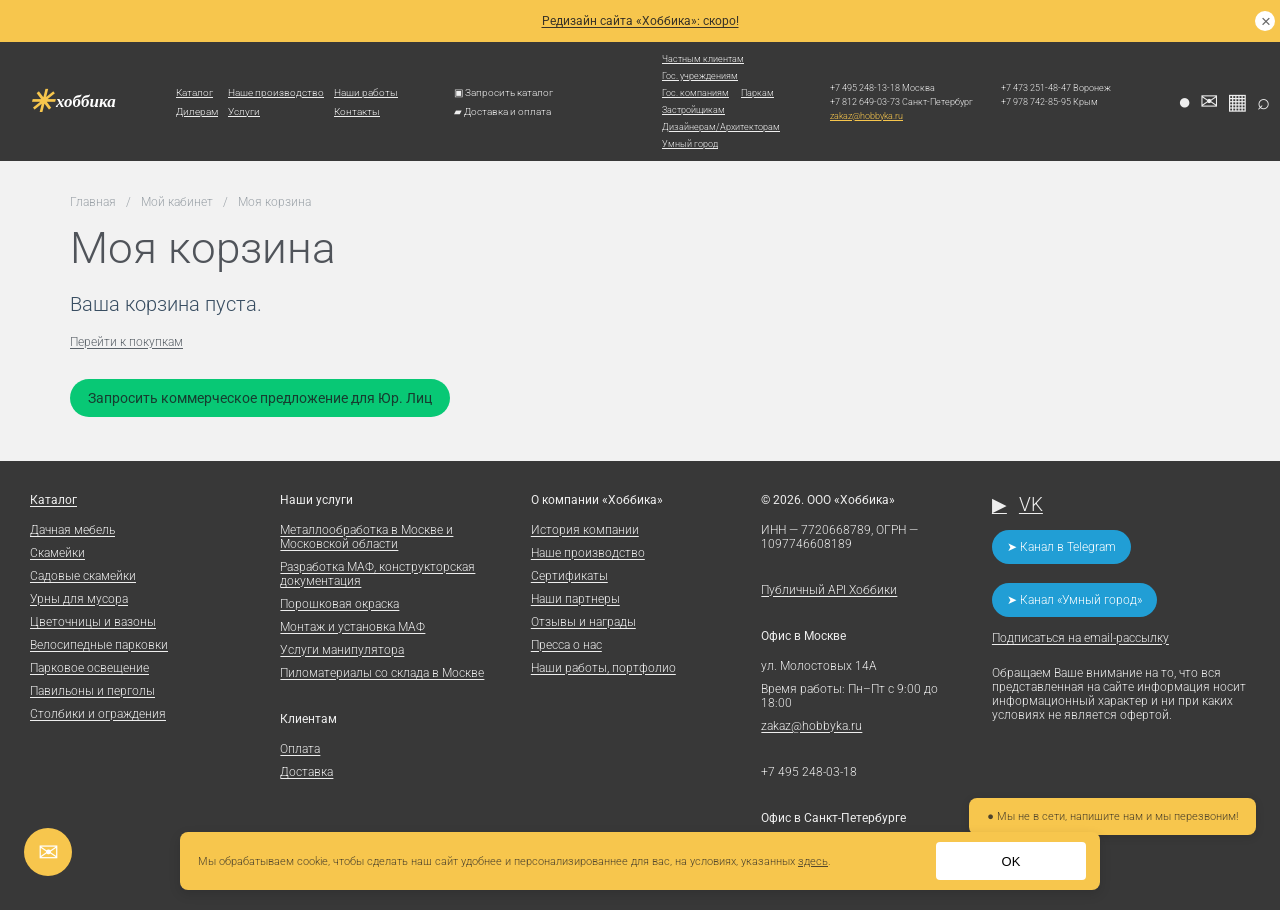
<file: cart.html>
<!DOCTYPE html>
<html lang="ru">
<head><meta charset="UTF-8"><meta name="viewport" content="width=device-width, initial-scale=1.0"><title>Моя корзина — Хоббика</title><link rel="stylesheet" href="css/account.css"></head>
<body>
  <div class="announcement">
    <a href="#">Редизайн сайта «Хоббика»: скоро!</a>
    <button class="announcement-close" aria-label="Закрыть">×</button>
  </div>
  <header class="site-header">
    <a class="logo" href="/" aria-label="Хоббика — главная"><span class="logo-mark">✳</span><span>хоббика</span></a>
    <nav class="main-nav" aria-label="Основная навигация">
      <a href="catalog.html">Каталог</a><a href="#">Наше производство</a><a href="#">Наши работы</a>
      <a href="#">Дилерам</a><a href="#">Услуги</a><a href="#">Контакты</a>
    </nav>
    <div class="header-actions"><a href="#">▣ Запросить каталог</a><a href="#">▰ Доставка и оплата</a></div>
    <div class="header-middle-links"><a href="#">Частным клиентам</a><a href="#">Гос. учреждениям</a><a href="#">Гос. компаниям</a><a href="#">Паркам</a><a href="#">Застройщикам</a><a href="#">Дизайнерам/Архитекторам</a><a href="#">Умный город</a></div>
    <div class="header-contacts"><span>+7 495 248-13-18 Москва</span><span>+7 473 251-48-47 Воронеж</span><span>+7 812 649-03-73 Санкт-Петербург</span><span>+7 978 742-85-95 Крым</span><a href="mailto:zakaz@hobbyka.ru">zakaz@hobbyka.ru</a></div>
    <div class="header-icons"><a href="#" aria-label="Telegram">●</a><a href="mailto:zakaz@hobbyka.ru" aria-label="Почта">✉</a><a href="catalog.html" aria-label="Каталог меню">▦</a><a href="#" aria-label="Поиск">⌕</a><a href="cart.html" aria-label="Корзина">🛒<small>0</small></a><a href="login.html" aria-label="Профиль">♙</a></div>
  </header>
  <main class="account-main">
    <div class="breadcrumbs"><a href="index-home.html">Главная</a><span>/</span><a href="login.html">Мой кабинет</a><span>/</span><span>Моя корзина</span></div>
    <h1>Моя корзина</h1>
    <p class="empty-message">Ваша корзина пуста.</p>
    <a class="continue-link" href="catalog.html">Перейти к покупкам</a><br>
    <a class="green-button" href="mailto:zakaz@hobbyka.ru?subject=Коммерческое%20предложение">Запросить коммерческое предложение для Юр. Лиц</a>
  </main>
  <footer class="site-footer">
    <div><strong><a href="catalog.html">Каталог</a></strong><a href="catalog.html">Дачная мебель</a><a href="index.html">Скамейки</a><a href="catalog.html">Садовые скамейки</a><a href="catalog.html">Урны для мусора</a><a href="catalog.html">Цветочницы и вазоны</a><a href="catalog.html">Велосипедные парковки</a><a href="catalog.html">Парковое освещение</a><a href="catalog.html">Павильоны и перголы</a><a href="catalog.html">Столбики и ограждения</a></div>
    <div><strong>Наши услуги</strong><a href="#">Металлообработка в Москве и Московской области</a><a href="#">Разработка МАФ, конструкторская документация</a><a href="#">Порошковая окраска</a><a href="#">Монтаж и установка МАФ</a><a href="#">Услуги манипулятора</a><a href="#">Пиломатериалы со склада в Москве</a><br><strong>Клиентам</strong><a href="#">Оплата</a><a href="#">Доставка</a></div>
    <div><strong>О компании «Хоббика»</strong><a href="#">История компании</a><a href="#">Наше производство</a><a href="#">Сертификаты</a><a href="#">Наши партнеры</a><a href="#">Отзывы и награды</a><a href="#">Пресса о нас</a><a href="#">Наши работы, портфолио</a></div>
    <div><strong>© 2026. ООО «Хоббика»</strong><span>ИНН — 7720668789, ОГРН — 1097746608189</span><br><a href="#">Публичный API Хоббики</a><br><strong>Офис в Москве</strong><span>ул. Молостовых 14А</span><span>Время работы: Пн–Пт с 9:00 до 18:00</span><a href="mailto:zakaz@hobbyka.ru">zakaz@hobbyka.ru</a><br><span>+7 495 248-03-18</span><br><strong>Офис в Санкт-Петербурге</strong><span>spb5@hobbyka.ru</span><span>+7 812 649-03-73</span></div>
    <div><div class="footer-social"><a href="#">▶</a><a href="#">VK</a></div><a class="footer-pill" href="#">➤ Канал в Telegram</a><a class="footer-pill" href="#">➤ Канал «Умный город»</a><a href="#">Подписаться на email-рассылку</a><p>Обращаем Ваше внимание на то, что вся представленная на сайте информация носит информационный характер и ни при каких условиях не является офертой.</p></div>
  </footer>
  <a class="mail-float" href="mailto:zakaz@hobbyka.ru" aria-label="Написать письмо">✉</a>
  <div class="chat-bubble">● Мы не в сети, напишите нам и мы перезвоним!</div>
  <div class="cookie-notice"><span>Мы обрабатываем cookie, чтобы сделать наш сайт удобнее и персонализированнее для вас, на условиях, указанных <a href="#">здесь</a>.</span><button type="button">OK</button></div>
</body></html>
</file>
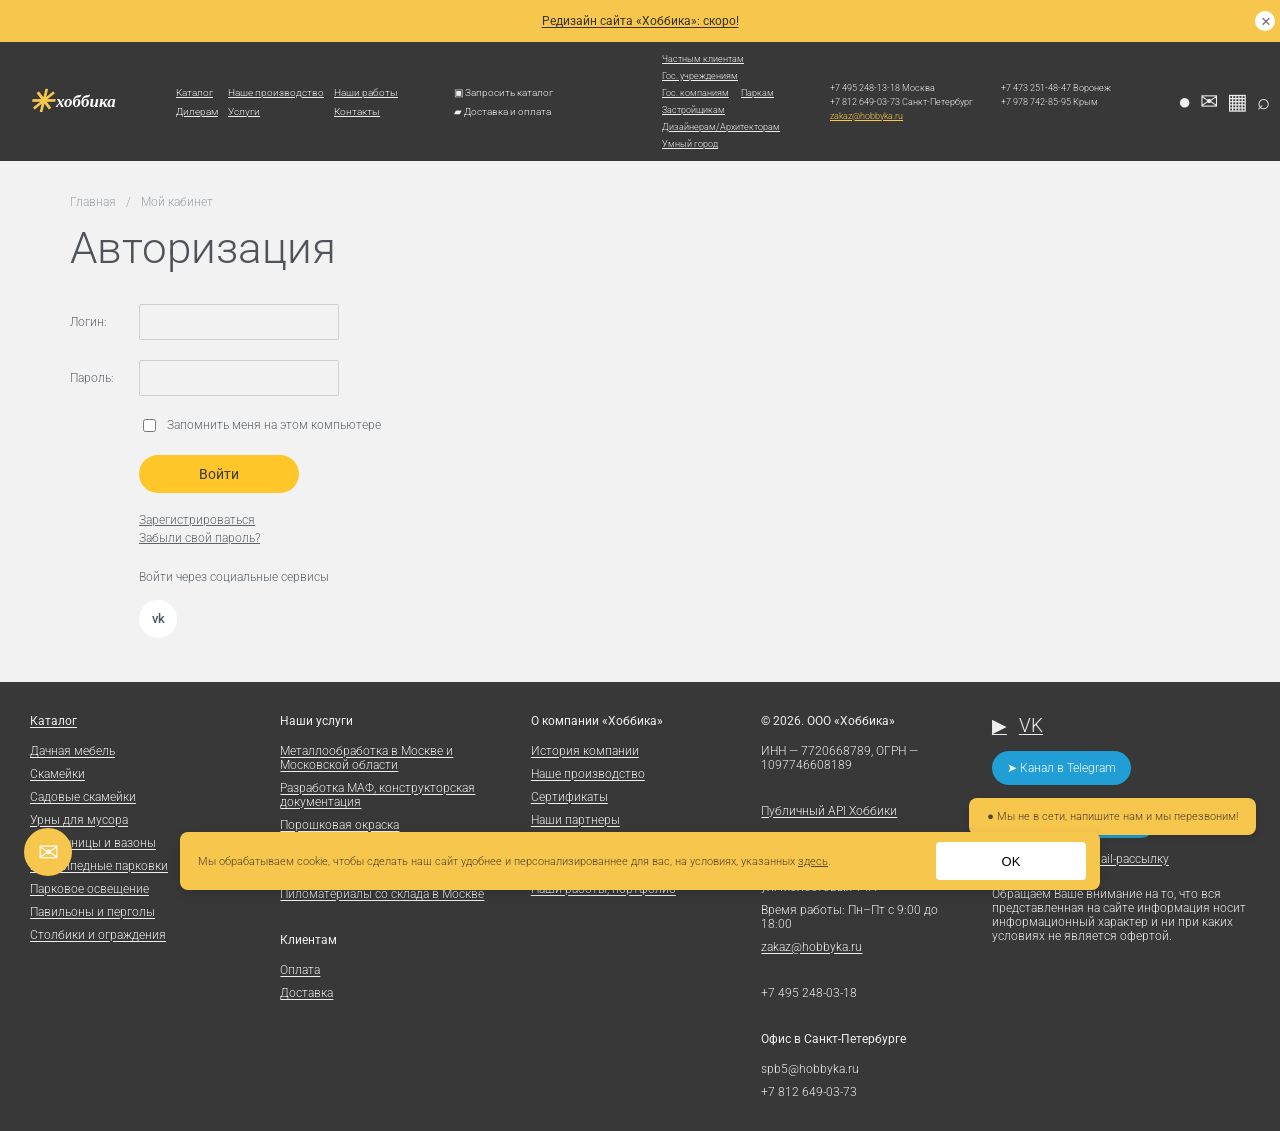
<file: login.html>
<!DOCTYPE html>
<html lang="ru">
<head><meta charset="UTF-8"><meta name="viewport" content="width=device-width, initial-scale=1.0"><title>Авторизация — Хоббика</title><link rel="stylesheet" href="css/account.css"></head>
<body>
  <div class="announcement">
    <a href="#">Редизайн сайта «Хоббика»: скоро!</a>
    <button class="announcement-close" aria-label="Закрыть">×</button>
  </div>
  <header class="site-header">
    <a class="logo" href="/" aria-label="Хоббика — главная"><span class="logo-mark">✳</span><span>хоббика</span></a>
    <nav class="main-nav" aria-label="Основная навигация">
      <a href="catalog.html">Каталог</a><a href="#">Наше производство</a><a href="#">Наши работы</a>
      <a href="#">Дилерам</a><a href="#">Услуги</a><a href="#">Контакты</a>
    </nav>
    <div class="header-actions"><a href="#">▣ Запросить каталог</a><a href="#">▰ Доставка и оплата</a></div>
    <div class="header-middle-links"><a href="#">Частным клиентам</a><a href="#">Гос. учреждениям</a><a href="#">Гос. компаниям</a><a href="#">Паркам</a><a href="#">Застройщикам</a><a href="#">Дизайнерам/Архитекторам</a><a href="#">Умный город</a></div>
    <div class="header-contacts"><span>+7 495 248-13-18 Москва</span><span>+7 473 251-48-47 Воронеж</span><span>+7 812 649-03-73 Санкт-Петербург</span><span>+7 978 742-85-95 Крым</span><a href="mailto:zakaz@hobbyka.ru">zakaz@hobbyka.ru</a></div>
    <div class="header-icons"><a href="#" aria-label="Telegram">●</a><a href="mailto:zakaz@hobbyka.ru" aria-label="Почта">✉</a><a href="catalog.html" aria-label="Каталог меню">▦</a><a href="#" aria-label="Поиск">⌕</a><a href="cart.html" aria-label="Корзина">🛒<small>0</small></a><a href="login.html" aria-label="Профиль">♙</a></div>
  </header>
  <main class="account-main">
    <div class="breadcrumbs"><a href="index-home.html">Главная</a><span>/</span><span>Мой кабинет</span></div>
    <h1>Авторизация</h1>
    <form class="login-form" action="#" method="post">
      <div class="form-row"><label for="username">Логин:</label><input id="username" name="username" type="text" autocomplete="username" required></div>
      <div class="form-row"><label for="password">Пароль:</label><input id="password" name="password" type="password" autocomplete="current-password" required></div>
      <label class="remember-row"><input type="checkbox" name="remember"> Запомнить меня на этом компьютере</label>
      <button class="login-submit" type="submit">Войти</button>
      <div class="login-links"><a href="register.html">Зарегистрироваться</a><a href="#">Забыли свой пароль?</a></div>
    </form>
    <p class="social-login">Войти через социальные сервисы</p>
    <a class="vk-button" href="#" aria-label="Войти через VK">vk</a>
  </main>
  <footer class="site-footer">
    <div><strong><a href="catalog.html">Каталог</a></strong><a href="catalog.html">Дачная мебель</a><a href="index.html">Скамейки</a><a href="catalog.html">Садовые скамейки</a><a href="catalog.html">Урны для мусора</a><a href="catalog.html">Цветочницы и вазоны</a><a href="catalog.html">Велосипедные парковки</a><a href="catalog.html">Парковое освещение</a><a href="catalog.html">Павильоны и перголы</a><a href="catalog.html">Столбики и ограждения</a></div>
    <div><strong>Наши услуги</strong><a href="#">Металлообработка в Москве и Московской области</a><a href="#">Разработка МАФ, конструкторская документация</a><a href="#">Порошковая окраска</a><a href="#">Монтаж и установка МАФ</a><a href="#">Услуги манипулятора</a><a href="#">Пиломатериалы со склада в Москве</a><br><strong>Клиентам</strong><a href="#">Оплата</a><a href="#">Доставка</a></div>
    <div><strong>О компании «Хоббика»</strong><a href="#">История компании</a><a href="#">Наше производство</a><a href="#">Сертификаты</a><a href="#">Наши партнеры</a><a href="#">Отзывы и награды</a><a href="#">Пресса о нас</a><a href="#">Наши работы, портфолио</a></div>
    <div><strong>© 2026. ООО «Хоббика»</strong><span>ИНН — 7720668789, ОГРН — 1097746608189</span><br><a href="#">Публичный API Хоббики</a><br><strong>Офис в Москве</strong><span>ул. Молостовых 14А</span><span>Время работы: Пн–Пт с 9:00 до 18:00</span><a href="mailto:zakaz@hobbyka.ru">zakaz@hobbyka.ru</a><br><span>+7 495 248-03-18</span><br><strong>Офис в Санкт-Петербурге</strong><span>spb5@hobbyka.ru</span><span>+7 812 649-03-73</span></div>
    <div><div class="footer-social"><a href="#">▶</a><a href="#">VK</a></div><a class="footer-pill" href="#">➤ Канал в Telegram</a><a class="footer-pill" href="#">➤ Канал «Умный город»</a><a href="#">Подписаться на email-рассылку</a><p>Обращаем Ваше внимание на то, что вся представленная на сайте информация носит информационный характер и ни при каких условиях не является офертой.</p></div>
  </footer>
  <a class="mail-float" href="mailto:zakaz@hobbyka.ru" aria-label="Написать письмо">✉</a>
  <div class="chat-bubble">● Мы не в сети, напишите нам и мы перезвоним!</div>
  <div class="cookie-notice"><span>Мы обрабатываем cookie, чтобы сделать наш сайт удобнее и персонализированнее для вас, на условиях, указанных <a href="#">здесь</a>.</span><button type="button">OK</button></div>
</body></html>
</file>
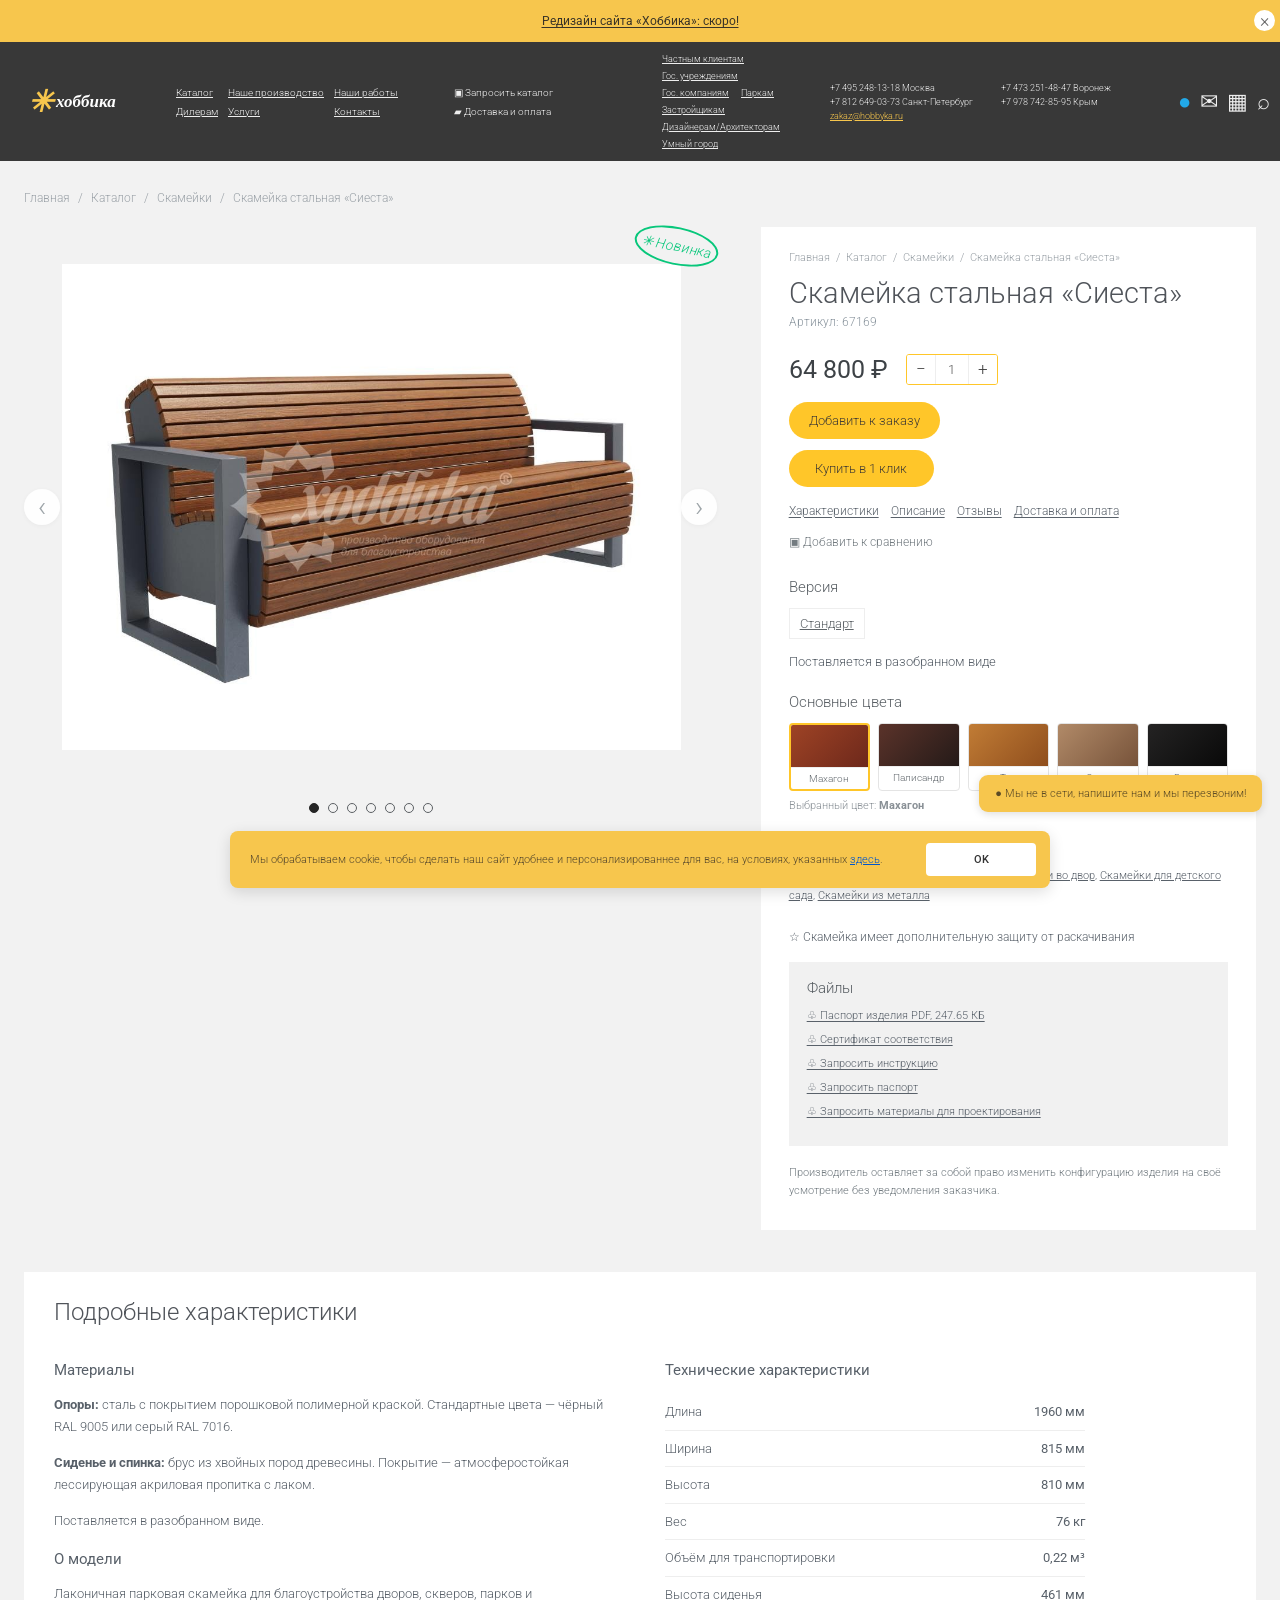
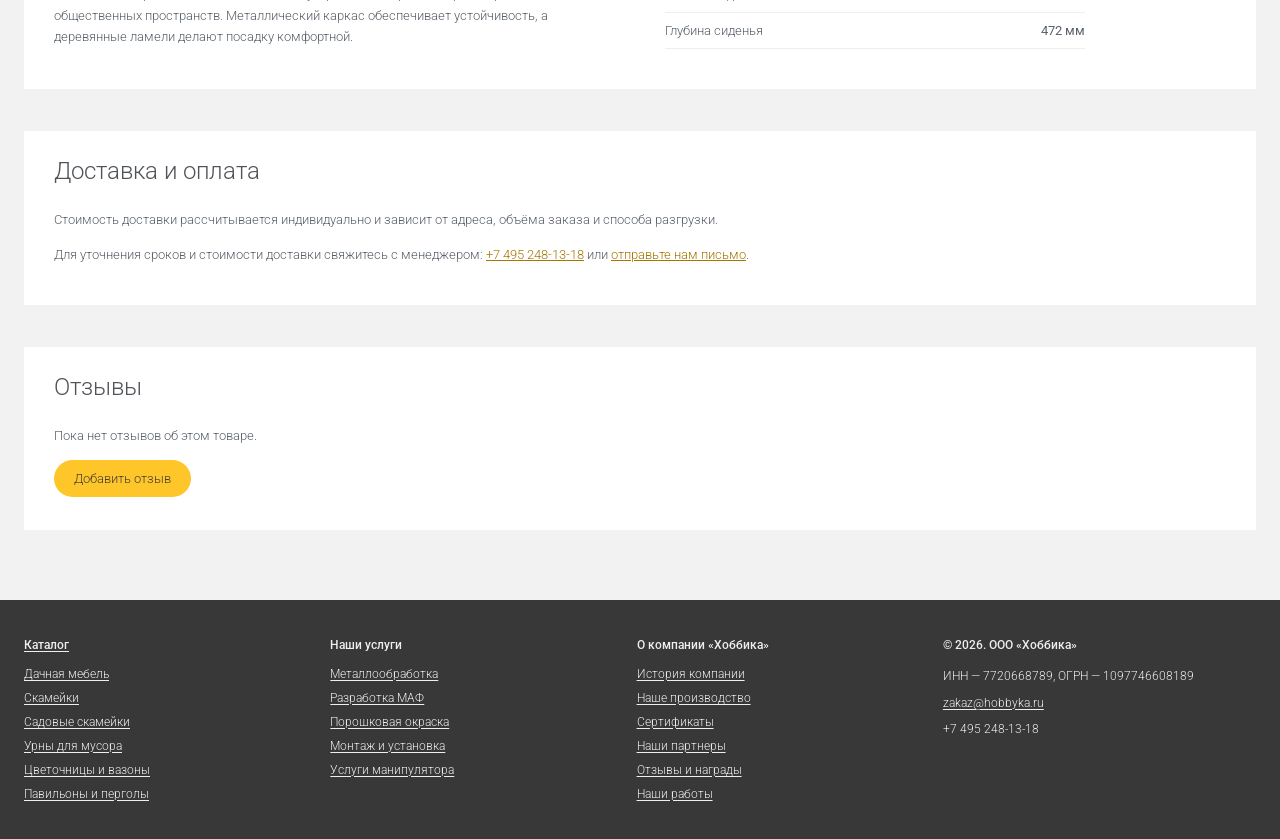
<file: product.html>
<!DOCTYPE html>
<html lang="ru">
<head>
  <meta charset="UTF-8">
  <meta name="viewport" content="width=device-width, initial-scale=1.0">
  <title>Скамейка стальная «Сиеста» — Хоббика</title>
  <link rel="stylesheet" href="css/product.css">
</head>
<body>
  <div class="announcement">
    <a href="#">Редизайн сайта «Хоббика»: скоро!</a>
    <button class="announcement-close" aria-label="Закрыть объявление">×</button>
  </div>
  <header class="site-header">
    <a class="logo" href="/" aria-label="Хоббика — главная"><span class="logo-mark">✳</span><span>хоббика</span></a>
    <nav class="main-nav" aria-label="Основная навигация">
      <a href="catalog.html">Каталог</a><a href="#">Наше производство</a><a href="#">Наши работы</a>
      <a href="#">Дилерам</a><a href="#">Услуги</a><a href="#">Контакты</a>
    </nav>
    <div class="header-actions"><a href="#">▣ Запросить каталог</a><a href="#">▰ Доставка и оплата</a></div>
    <div class="header-middle-links"><a href="#">Частным клиентам</a><a href="#">Гос. учреждениям</a><a href="#">Гос. компаниям</a><a href="#">Паркам</a><a href="#">Застройщикам</a><a href="#">Дизайнерам/Архитекторам</a><a href="#">Умный город</a></div>
    <div class="header-contacts"><span>+7 495 248-13-18 Москва</span><span>+7 473 251-48-47 Воронеж</span><span>+7 812 649-03-73 Санкт-Петербург</span><span>+7 978 742-85-95 Крым</span><a href="mailto:zakaz@hobbyka.ru">zakaz@hobbyka.ru</a></div>
    <div class="header-icons"><a href="#" aria-label="Telegram">●</a><a href="mailto:zakaz@hobbyka.ru" aria-label="Почта">✉</a><a href="catalog.html" aria-label="Каталог меню">▦</a><a href="#" aria-label="Поиск">⌕</a><a href="cart.html" aria-label="Корзина">🛒<small id="cart-count">0</small></a><a href="login.html" aria-label="Профиль">♙</a></div>
  </header>

  <main class="product-page">
    <div class="breadcrumbs"><a href="index.html">Главная</a><span>/</span><a href="catalog.html">Каталог</a><span>/</span><a href="category.html">Скамейки</a><span>/</span><span>Скамейка стальная «Сиеста»</span></div>
    <section class="product-layout">
      <div class="gallery">
        <span class="new-badge">✳ Новинка</span>
        <button class="gallery-arrow previous" aria-label="Предыдущее изображение">‹</button>
        <div class="main-image-wrap">
          <img id="main-product-image" src="assets_bench_main.jpg" alt="Скамейка стальная «Сиеста», вид спереди">
        </div>
        <button class="gallery-arrow next" aria-label="Следующее изображение">›</button>
        <div class="gallery-dots" aria-label="Выбор изображения">
          <button class="dot active" data-image="assets_bench_main.jpg" aria-label="Вид спереди"></button>
          <button class="dot" data-image="assets_bench_lifestyle.jpg" aria-label="Скамейка в парке"></button>
          <button class="dot" data-image="assets_bench_main.jpg" aria-label="Вид сбоку"></button>
          <button class="dot" data-image="assets_bench_lifestyle.jpg" aria-label="Скамейка в интерьере парка"></button>
          <button class="dot" data-image="assets_bench_main.jpg" aria-label="Детали скамейки"></button>
          <button class="dot" data-image="assets_bench_lifestyle.jpg" aria-label="Пример использования"></button>
          <button class="dot" data-image="assets_bench_main.jpg" aria-label="Дополнительный вид"></button>
        </div>
      </div>

      <article class="product-info">
        <div class="breadcrumbs product-crumb"><a href="index.html">Главная</a><span>/</span><a href="catalog.html">Каталог</a><span>/</span><a href="category.html">Скамейки</a><span>/</span><span>Скамейка стальная «Сиеста»</span></div>
        <h1>Скамейка стальная «Сиеста»</h1>
        <p class="sku">Артикул: 67169</p>
        <div class="purchase-row">
          <strong class="price">64 800 ₽</strong>
          <div class="quantity-control" aria-label="Количество товара">
            <button type="button" id="minus" aria-label="Уменьшить количество">−</button>
            <input id="quantity" type="number" min="1" max="99" value="1" aria-label="Количество">
            <button type="button" id="plus" aria-label="Увеличить количество">+</button>
          </div>
        </div>
        <button class="button button-yellow add-cart" id="add-cart">Добавить к заказу</button>
        <button class="button button-yellow buy-button" id="buy-now">Купить в 1 клик</button>
        <p class="purchase-note" id="purchase-note" role="status" aria-live="polite"></p>
        <nav class="product-tabs" aria-label="Информация о товаре">
          <a href="#specifications">Характеристики</a><a href="#description">Описание</a><a href="#reviews">Отзывы</a><a href="#delivery">Доставка и оплата</a>
        </nav>
        <button class="compare-button" id="compare-button">▣ Добавить к сравнению</button>

        <section class="option-section">
          <h2>Версия</h2>
          <button class="text-option selected" type="button">Стандарт</button>
        </section>
        <p class="delivery-state">Поставляется в разобранном виде</p>
        <section class="option-section">
          <h2>Основные цвета</h2>
          <div class="color-options">
            <button class="color-option selected" data-color="Махагон" type="button"><span style="background:linear-gradient(135deg,#9e4325,#6d281b)"></span><small>Махагон</small></button>
            <button class="color-option" data-color="Палисандр" type="button"><span style="background:linear-gradient(135deg,#5b332a,#241a18)"></span><small>Палисандр</small></button>
            <button class="color-option" data-color="Тик" type="button"><span style="background:linear-gradient(135deg,#c17c35,#8f4e1d)"></span><small>Тик</small></button>
            <button class="color-option" data-color="Орех" type="button"><span style="background:linear-gradient(135deg,#b18a68,#77533a)"></span><small>Орех</small></button>
            <button class="color-option" data-color="Венге" type="button"><span style="background:linear-gradient(135deg,#242323,#090909)"></span><small>Венге</small></button>
          </div>
          <p class="selected-color">Выбранный цвет: <strong id="selected-color-name">Махагон</strong></p>
        </section>

        <section class="option-section">
          <h2>Теги</h2>
          <div class="tag-list"><a href="category.html">Парковые скамейки</a>, <a href="category.html">Уличные скамейки</a>, <a href="category.html">Скамейки во двор</a>, <a href="category.html">Скамейки для детского сада</a>, <a href="category.html">Скамейки из металла</a></div>
        </section>
        <p class="protection-note">☆ Скамейка имеет дополнительную защиту от раскачивания</p>
        <section class="files-box">
          <h2>Файлы</h2>
          <a href="#" class="file-link">♧ Паспорт изделия PDF, 247.65 КБ</a>
          <a href="#" class="file-link">♧ Сертификат соответствия</a>
          <a href="#" class="file-link">♧ Запросить инструкцию</a>
          <a href="#" class="file-link">♧ Запросить паспорт</a>
          <a href="#" class="file-link">♧ Запросить материалы для проектирования</a>
        </section>
        <p class="disclaimer">Производитель оставляет за собой право изменить конфигурацию изделия на своё усмотрение без уведомления заказчика.</p>
      </article>
    </section>

    <section class="details-section" id="specifications">
      <h2>Подробные характеристики</h2>
      <div class="details-columns">
        <div id="description">
          <h3>Материалы</h3>
          <p><strong>Опоры:</strong> сталь с покрытием порошковой полимерной краской. Стандартные цвета — чёрный RAL 9005 или серый RAL 7016.</p>
          <p><strong>Сиденье и спинка:</strong> брус из хвойных пород древесины. Покрытие — атмосферостойкая лессирующая акриловая пропитка с лаком.</p>
          <p>Поставляется в разобранном виде.</p>
          <h3>О модели</h3>
          <p>Лаконичная парковая скамейка для благоустройства дворов, скверов, парков и общественных пространств. Металлический каркас обеспечивает устойчивость, а деревянные ламели делают посадку комфортной.</p>
        </div>
        <div>
          <h3>Технические характеристики</h3>
          <ul class="spec-list"><li><span>Длина</span><b>1960 мм</b></li><li><span>Ширина</span><b>815 мм</b></li><li><span>Высота</span><b>810 мм</b></li><li><span>Вес</span><b>76 кг</b></li><li><span>Объём для транспортировки</span><b>0,22 м³</b></li><li><span>Высота сиденья</span><b>461 мм</b></li><li><span>Глубина сиденья</span><b>472 мм</b></li></ul>
        </div>
      </div>
    </section>

    <section class="delivery-section" id="delivery">
      <h2>Доставка и оплата</h2>
      <p>Стоимость доставки рассчитывается индивидуально и зависит от адреса, объёма заказа и способа разгрузки.</p>
      <p>Для уточнения сроков и стоимости доставки свяжитесь с менеджером: <a href="tel:+74952481318">+7 495 248-13-18</a> или <a href="mailto:zakaz@hobbyka.ru">отправьте нам письмо</a>.</p>
    </section>
    <section class="reviews-section" id="reviews"><h2>Отзывы</h2><p>Пока нет отзывов об этом товаре.</p><button class="button button-yellow" id="review-button">Добавить отзыв</button><p class="purchase-note" id="review-note" role="status"></p></section>
  </main>

  <footer class="site-footer">
    <div><strong><a href="catalog.html">Каталог</a></strong><a href="category.html">Дачная мебель</a><a href="category.html">Скамейки</a><a href="category.html">Садовые скамейки</a><a href="category.html">Урны для мусора</a><a href="category.html">Цветочницы и вазоны</a><a href="category.html">Павильоны и перголы</a></div>
    <div><strong>Наши услуги</strong><a href="#">Металлообработка</a><a href="#">Разработка МАФ</a><a href="#">Порошковая окраска</a><a href="#">Монтаж и установка</a><a href="#">Услуги манипулятора</a></div>
    <div><strong>О компании «Хоббика»</strong><a href="#">История компании</a><a href="#">Наше производство</a><a href="#">Сертификаты</a><a href="#">Наши партнеры</a><a href="#">Отзывы и награды</a><a href="#">Наши работы</a></div>
    <div><strong>© 2026. ООО «Хоббика»</strong><p>ИНН — 7720668789, ОГРН — 1097746608189</p><a href="mailto:zakaz@hobbyka.ru">zakaz@hobbyka.ru</a><p>+7 495 248-13-18</p></div>
  </footer>

  <div class="cookie-banner" id="cookie-banner"><span>Мы обрабатываем cookie, чтобы сделать наш сайт удобнее и персонализированнее для вас, на условиях, указанных <a href="#">здесь</a>.</span><button id="cookie-ok">OK</button></div>
  <button class="chat-button" type="button">● Мы не в сети, напишите нам и мы перезвоним!</button>
  <script>
    const image = document.getElementById('main-product-image');
    const dots = [...document.querySelectorAll('.dot')];
    let activeImage = 0;
    function showImage(index) {
      activeImage = (index + dots.length) % dots.length;
      image.src = dots[activeImage].dataset.image;
      dots.forEach((dot, i) => dot.classList.toggle('active', i === activeImage));
    }
    dots.forEach((dot, index) => dot.addEventListener('click', () => showImage(index)));
    document.querySelector('.gallery-arrow.previous').addEventListener('click', () => showImage(activeImage - 1));
    document.querySelector('.gallery-arrow.next').addEventListener('click', () => showImage(activeImage + 1));

    const quantity = document.getElementById('quantity');
    document.getElementById('minus').addEventListener('click', () => quantity.value = Math.max(1, Number(quantity.value || 1) - 1));
    document.getElementById('plus').addEventListener('click', () => quantity.value = Math.min(99, Number(quantity.value || 1) + 1));
    quantity.addEventListener('change', () => quantity.value = Math.min(99, Math.max(1, Number(quantity.value || 1))));

    document.querySelectorAll('.color-option').forEach(button => button.addEventListener('click', () => {
      document.querySelectorAll('.color-option').forEach(item => item.classList.remove('selected'));
      button.classList.add('selected');
      document.getElementById('selected-color-name').textContent = button.dataset.color;
    }));
    document.getElementById('add-cart').addEventListener('click', () => {
      const count = Number(quantity.value || 1);
      const cart = JSON.parse(localStorage.getItem('hobbikaCart') || '[]');
      const item = cart.find(entry => entry.id === 'siesta-67169' && entry.color === document.getElementById('selected-color-name').textContent);
      if (item) item.quantity += count;
      else cart.push({ id: 'siesta-67169', name: 'Скамейка стальная «Сиеста»', price: 64800, quantity: count, color: document.getElementById('selected-color-name').textContent });
      localStorage.setItem('hobbikaCart', JSON.stringify(cart));
      document.getElementById('cart-count').textContent = cart.reduce((sum, entry) => sum + entry.quantity, 0);
      document.getElementById('purchase-note').textContent = 'Товар добавлен к заказу.';
    });
    document.getElementById('buy-now').addEventListener('click', () => {
      document.getElementById('purchase-note').textContent = 'Для оформления заказа свяжитесь с менеджером: +7 495 248-13-18.';
    });
    document.getElementById('compare-button').addEventListener('click', event => {
      event.currentTarget.classList.toggle('is-selected');
      event.currentTarget.textContent = event.currentTarget.classList.contains('is-selected') ? '✓ Добавлено к сравнению' : '▣ Добавить к сравнению';
    });
    document.getElementById('review-button').addEventListener('click', () => {
      document.getElementById('review-note').textContent = 'Чтобы оставить отзыв, пожалуйста, войдите в личный кабинет.';
    });
    document.querySelector('.announcement-close').addEventListener('click', () => document.querySelector('.announcement').remove());
    document.getElementById('cookie-ok').addEventListener('click', () => document.getElementById('cookie-banner').remove());
    document.getElementById('cart-count').textContent = (JSON.parse(localStorage.getItem('hobbikaCart') || '[]')).reduce((sum, entry) => sum + entry.quantity, 0);
  </script>
</body>
</html>
</file>
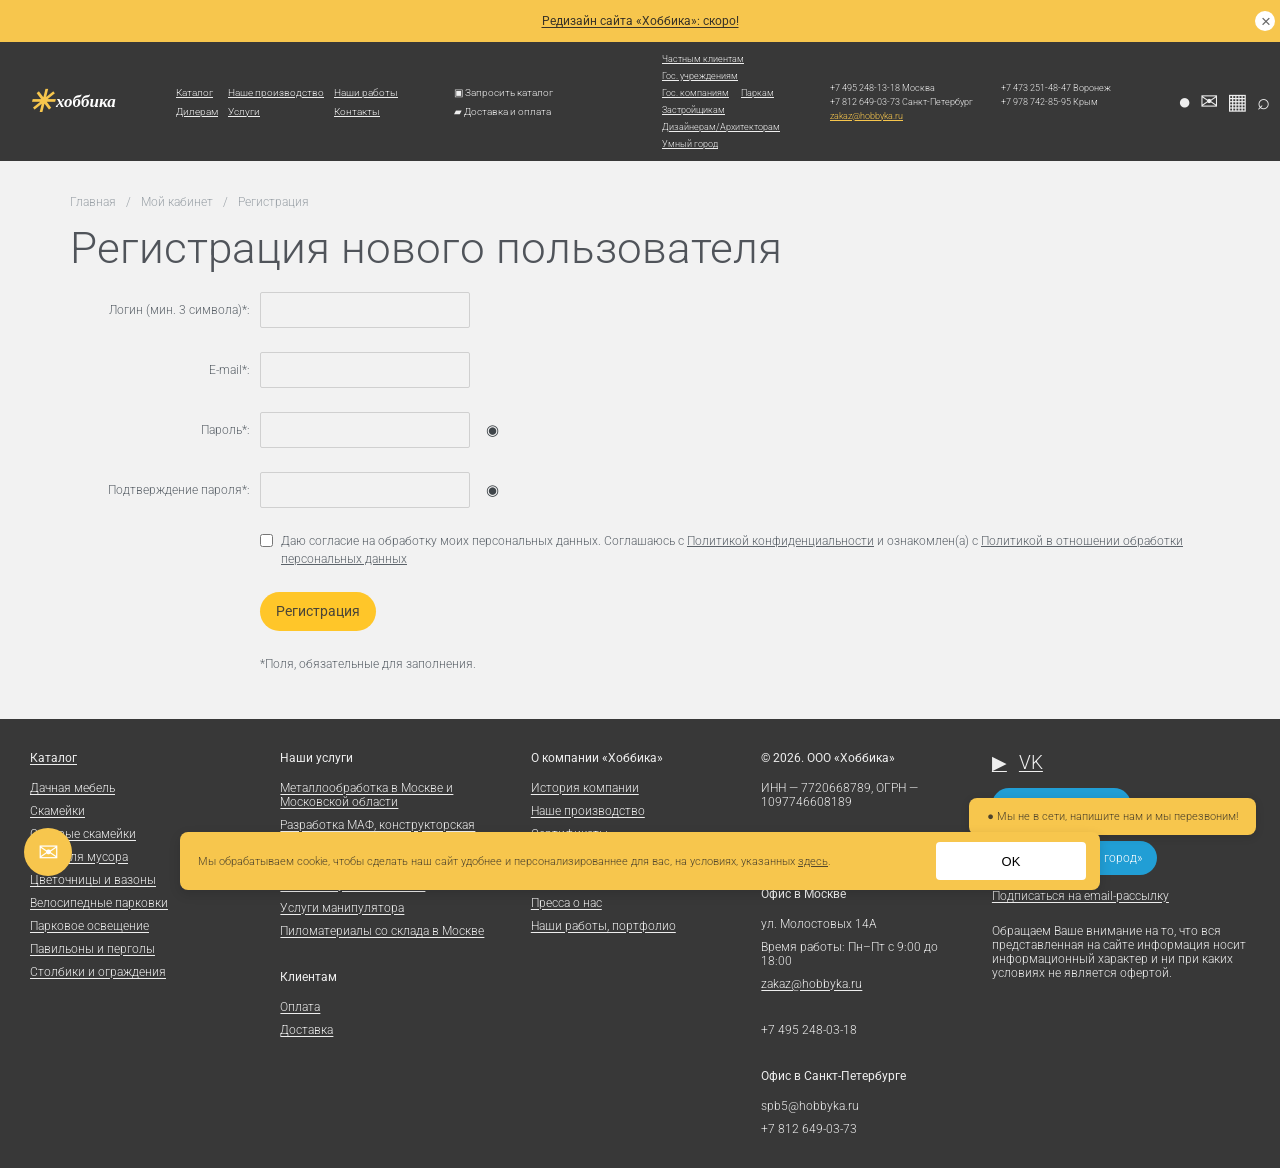
<file: register.html>
<!DOCTYPE html>
<html lang="ru">
<head>
  <meta charset="UTF-8">
  <meta name="viewport" content="width=device-width, initial-scale=1.0">
  <title>Регистрация нового пользователя — Хоббика</title>
  <link rel="stylesheet" href="css/account.css">
</head>
<body>
<div class="announcement">
    <a href="#">Редизайн сайта «Хоббика»: скоро!</a>
    <button class="announcement-close" aria-label="Закрыть">×</button>
  </div>
  <header class="site-header">
    <a class="logo" href="/" aria-label="Хоббика — главная"><span class="logo-mark">✳</span><span>хоббика</span></a>
    <nav class="main-nav" aria-label="Основная навигация">
      <a href="catalog.html">Каталог</a><a href="#">Наше производство</a><a href="#">Наши работы</a>
      <a href="#">Дилерам</a><a href="#">Услуги</a><a href="#">Контакты</a>
    </nav>
    <div class="header-actions"><a href="#">▣ Запросить каталог</a><a href="#">▰ Доставка и оплата</a></div>
    <div class="header-middle-links"><a href="#">Частным клиентам</a><a href="#">Гос. учреждениям</a><a href="#">Гос. компаниям</a><a href="#">Паркам</a><a href="#">Застройщикам</a><a href="#">Дизайнерам/Архитекторам</a><a href="#">Умный город</a></div>
    <div class="header-contacts"><span>+7 495 248-13-18 Москва</span><span>+7 473 251-48-47 Воронеж</span><span>+7 812 649-03-73 Санкт-Петербург</span><span>+7 978 742-85-95 Крым</span><a href="mailto:zakaz@hobbyka.ru">zakaz@hobbyka.ru</a></div>
    <div class="header-icons"><a href="#" aria-label="Telegram">●</a><a href="mailto:zakaz@hobbyka.ru" aria-label="Почта">✉</a><a href="catalog.html" aria-label="Каталог меню">▦</a><a href="#" aria-label="Поиск">⌕</a><a href="cart.html" aria-label="Корзина">🛒<small>0</small></a><a href="login.html" aria-label="Профиль">♙</a></div>
  </header>
  <main class="registration-main">
    <div class="breadcrumbs"><a href="index-home.html">Главная</a><span>/</span><a href="login.html">Мой кабинет</a><span>/</span><span>Регистрация</span></div>
    <h1>Регистрация нового пользователя</h1>
    <form class="registration-form" id="registration-form">
      <div class="registration-row">
        <label for="reg-login">Логин (мин. 3 символа)*:</label>
        <input id="reg-login" name="login" type="text" minlength="3" autocomplete="username" placeholder=" " required>
        <span></span>
      </div>
      <div class="registration-row">
        <label for="reg-email">E-mail*:</label>
        <input id="reg-email" name="email" type="email" autocomplete="email" placeholder=" " required>
        <span></span>
      </div>
      <div class="registration-row">
        <label for="reg-password">Пароль*:</label>
        <input id="reg-password" name="password" type="password" minlength="8" autocomplete="new-password" placeholder=" " required>
        <button class="password-toggle" type="button" data-target="reg-password" aria-label="Показать пароль">◉</button>
      </div>
      <div class="registration-row">
        <label for="reg-password-confirm">Подтверждение пароля*:</label>
        <input id="reg-password-confirm" name="password-confirm" type="password" minlength="8" autocomplete="new-password" placeholder=" " required>
        <button class="password-toggle" type="button" data-target="reg-password-confirm" aria-label="Показать подтверждение пароля">◉</button>
      </div>
      <label class="registration-consent">
        <input type="checkbox" name="consent" required>
        <span>Даю согласие на обработку моих персональных данных. Соглашаюсь с <a href="#">Политикой конфиденциальности</a> и ознакомлен(а) с <a href="#">Политикой в отношении обработки персональных данных</a></span>
      </label>
      <button class="registration-submit" type="submit">Регистрация</button>
      <p class="required-note">*Поля, обязательные для заполнения.</p>
      <p class="registration-feedback" id="registration-feedback" role="status" hidden></p>
    </form>
  </main>
<footer class="site-footer">
    <div><strong><a href="catalog.html">Каталог</a></strong><a href="catalog.html">Дачная мебель</a><a href="index.html">Скамейки</a><a href="catalog.html">Садовые скамейки</a><a href="catalog.html">Урны для мусора</a><a href="catalog.html">Цветочницы и вазоны</a><a href="catalog.html">Велосипедные парковки</a><a href="catalog.html">Парковое освещение</a><a href="catalog.html">Павильоны и перголы</a><a href="catalog.html">Столбики и ограждения</a></div>
    <div><strong>Наши услуги</strong><a href="#">Металлообработка в Москве и Московской области</a><a href="#">Разработка МАФ, конструкторская документация</a><a href="#">Порошковая окраска</a><a href="#">Монтаж и установка МАФ</a><a href="#">Услуги манипулятора</a><a href="#">Пиломатериалы со склада в Москве</a><br><strong>Клиентам</strong><a href="#">Оплата</a><a href="#">Доставка</a></div>
    <div><strong>О компании «Хоббика»</strong><a href="#">История компании</a><a href="#">Наше производство</a><a href="#">Сертификаты</a><a href="#">Наши партнеры</a><a href="#">Отзывы и награды</a><a href="#">Пресса о нас</a><a href="#">Наши работы, портфолио</a></div>
    <div><strong>© 2026. ООО «Хоббика»</strong><span>ИНН — 7720668789, ОГРН — 1097746608189</span><br><a href="#">Публичный API Хоббики</a><br><strong>Офис в Москве</strong><span>ул. Молостовых 14А</span><span>Время работы: Пн–Пт с 9:00 до 18:00</span><a href="mailto:zakaz@hobbyka.ru">zakaz@hobbyka.ru</a><br><span>+7 495 248-03-18</span><br><strong>Офис в Санкт-Петербурге</strong><span>spb5@hobbyka.ru</span><span>+7 812 649-03-73</span></div>
    <div><div class="footer-social"><a href="#">▶</a><a href="#">VK</a></div><a class="footer-pill" href="#">➤ Канал в Telegram</a><a class="footer-pill" href="#">➤ Канал «Умный город»</a><a href="#">Подписаться на email-рассылку</a><p>Обращаем Ваше внимание на то, что вся представленная на сайте информация носит информационный характер и ни при каких условиях не является офертой.</p></div>
  </footer>
  <a class="mail-float" href="mailto:zakaz@hobbyka.ru" aria-label="Написать письмо">✉</a>
  <div class="chat-bubble">● Мы не в сети, напишите нам и мы перезвоним!</div>
  <div class="cookie-notice"><span>Мы обрабатываем cookie, чтобы сделать наш сайт удобнее и персонализированнее для вас, на условиях, указанных <a href="#">здесь</a>.</span><button type="button">OK</button></div>
  <script>
    document.querySelectorAll(".password-toggle").forEach(function(button) {
      button.addEventListener("click", function() {
        const input = document.getElementById(button.dataset.target);
        input.type = input.type === "password" ? "text" : "password";
      });
    });

    const registrationForm = document.getElementById("registration-form");
    const password = document.getElementById("reg-password");
    const confirmation = document.getElementById("reg-password-confirm");
    const feedback = document.getElementById("registration-feedback");

    function validatePasswordMatch() {
      confirmation.setCustomValidity(
        confirmation.value && password.value !== confirmation.value
          ? "Пароли не совпадают"
          : ""
      );
    }
    password.addEventListener("input", validatePasswordMatch);
    confirmation.addEventListener("input", validatePasswordMatch);

    registrationForm.addEventListener("submit", function(event) {
      event.preventDefault();
      validatePasswordMatch();
      if (!registrationForm.reportValidity()) return;
      feedback.hidden = false;
      feedback.textContent = "Форма заполнена корректно. Для фактического создания аккаунта потребуется серверная часть.";
    });

    const cookieButton = document.querySelector(".cookie-notice button");
    if (cookieButton) cookieButton.addEventListener("click", function() {
      document.querySelector(".cookie-notice").hidden = true;
    });
    const announcementClose = document.querySelector(".announcement-close");
    if (announcementClose) announcementClose.addEventListener("click", function() {
      document.querySelector(".announcement").hidden = true;
    });
  </script>
</body>
</html>
</file>
<file: css/account.css>
@import url('https://fonts.googleapis.com/css2?family=Roboto:wght@300;400;500&display=swap');
:root{--yellow:#f7c64d;--gold:#ffc629;--green:#08c875;--dark:#383838;--bg:#f2f2f2;--text:#5b6269;--muted:#9aa1a7}
*{box-sizing:border-box}
body{margin:0;color:var(--text);background:var(--bg);font:300 13px Roboto,Arial,sans-serif}
a{color:inherit}
.announcement{height:42px;background:var(--yellow);display:flex;align-items:center;justify-content:center;position:relative;color:#393327;font-size:12px}
.announcement a{text-underline-offset:2px;font-weight:400}
.announcement-close{position:absolute;right:5px;top:11px;width:20px;height:20px;border:0;border-radius:50%;background:#fff;color:#666;font-size:17px;line-height:17px}
.site-header{min-height:72px;padding:12px 28px;display:grid;grid-template-columns:130px 260px 190px minmax(150px,1fr) 330px auto;gap:18px;align-items:center;color:#eee;background:var(--dark)}
.logo{display:flex;align-items:center;gap:3px;color:#fff;text-decoration:none;font:italic 700 17px Georgia,serif;white-space:nowrap}
.logo-mark{color:var(--yellow);font-size:30px}
.main-nav{display:grid;grid-template-columns:repeat(3,max-content);gap:8px 10px;font-size:10px}
.main-nav a,.header-actions a,.header-middle-links a,.header-contacts a{color:#eee}
.header-actions{display:grid;gap:8px;font-size:10px}
.header-actions a{text-decoration:none}
.header-middle-links{display:flex;flex-wrap:wrap;gap:7px 12px;font-size:9px;color:#929292}
.header-contacts{display:grid;grid-template-columns:1fr 1fr;gap:4px 12px;font-size:9px}
.header-contacts a{color:var(--yellow)}
.header-icons{display:flex;align-items:center;gap:9px;font-size:22px;white-space:nowrap}
.header-icons a{text-decoration:none;position:relative;color:#eee}
.header-icons small{position:absolute;top:-7px;right:-6px;border-radius:50%;background:#00c77a;color:#fff;font-size:10px;padding:1px 4px}
.account-main{width:min(1140px,calc(100% - 48px));min-height:290px;margin:0 auto;padding:34px 0 44px}
.breadcrumbs{display:flex;gap:10px;color:#9ba2a8;font-size:12px;margin:0 0 14px}
.breadcrumbs a{text-decoration:none}
.account-main h1{font-size:44px;font-weight:300;line-height:1.15;margin:0 0 18px;color:#50545a}
.empty-message{font-size:20px;color:#394e62;margin:0 0 18px}
.continue-link{display:inline-block;font-size:12px;margin:0 0 30px;text-underline-offset:2px}
.green-button{display:inline-flex;justify-content:center;align-items:center;min-height:38px;padding:0 18px;border:0;border-radius:24px;background:var(--green);color:#173d30;text-decoration:none;font:400 14px Roboto,Arial,sans-serif;cursor:pointer}
.login-form{width:min(430px,100%);display:flex;flex-direction:column;gap:20px;margin-top:30px}
.form-row{display:grid;grid-template-columns:55px minmax(0,200px);gap:14px;align-items:center}
.form-row label{font-size:12px}
.form-row input{width:100%;height:36px;border:1px solid #d0d0d0;border-radius:2px;background:transparent;padding:7px 9px;color:#555;font:14px Roboto,Arial,sans-serif}
.form-row input:focus{outline:1px solid #ffbd24;border-color:#ffbd24;background:#fff}
.remember-row{display:flex;align-items:center;gap:8px;margin-left:69px;font-size:12px}
.remember-row input{accent-color:#ffc629}
.login-submit{margin-left:69px;width:160px;min-height:38px;border:0;border-radius:24px;background:var(--gold);font:400 14px Roboto,Arial,sans-serif;color:#3b3b3b;cursor:pointer}
.login-links{margin-left:69px;display:flex;flex-direction:column;align-items:flex-start;gap:4px;font-size:12px}
.social-login{margin:25px 0 0 69px;font-size:12px}
.vk-button{display:flex;align-items:center;justify-content:center;margin:16px 0 0 69px;width:38px;height:38px;border-radius:50%;background:#fff;color:#4b5966;text-decoration:none;font-weight:500;font-size:13px}
.site-footer{background:#383838;color:#eee;padding:32px max(30px,calc((100% - 1370px)/2));display:grid;grid-template-columns:1.1fr 1.1fr 1fr 1fr 1.3fr;gap:32px;font-size:12px}
.site-footer div{display:flex;flex-direction:column;align-items:flex-start;gap:9px}
.site-footer a{color:#eee;text-underline-offset:2px}
.site-footer strong{margin-bottom:7px;font-weight:400}
.footer-social{display:flex!important;flex-direction:row!important;gap:12px!important;font-size:19px}
.footer-pill{display:inline-flex;background:#219ed5;border-radius:20px;padding:10px 15px;text-decoration:none!important;color:white!important;margin:5px 0}
.cookie-notice{position:fixed;z-index:5;bottom:10px;left:50%;transform:translateX(-50%);width:min(920px,calc(100% - 30px));min-height:58px;padding:10px 14px 10px 18px;display:flex;align-items:center;justify-content:space-between;gap:20px;background:var(--yellow);border-radius:8px;box-shadow:0 4px 12px #0002;color:#51462d;font-size:11px}
.cookie-notice button{width:150px;min-width:100px;height:38px;border:0;border-radius:4px;background:#fff;font-weight:500;font-size:13px}
.chat-bubble{position:fixed;right:24px;bottom:65px;background:var(--yellow);padding:12px 18px;border-radius:8px;box-shadow:0 2px 8px #0002;color:#4e432b;font-size:11px}
.mail-float{position:fixed;left:24px;bottom:24px;width:48px;height:48px;border-radius:50%;background:var(--yellow);display:grid;place-items:center;color:white;font-size:25px;text-decoration:none}
@media(max-width:1250px){.site-header{grid-template-columns:110px 220px 150px 1fr auto;gap:12px}.header-middle-links{display:none}.header-contacts{grid-template-columns:1fr}.site-footer{grid-template-columns:repeat(3,minmax(0,1fr))}}
@media(max-width:850px){.site-header{grid-template-columns:1fr auto;padding:12px 18px}.main-nav,.header-actions,.header-contacts{display:none}.header-icons{font-size:20px}.account-main{width:calc(100% - 32px);padding-top:25px}.account-main h1{font-size:36px}.site-footer{grid-template-columns:repeat(2,minmax(0,1fr));padding:28px 20px;gap:25px}.cookie-notice{font-size:10px}.cookie-notice button{width:82px;min-width:82px}.chat-bubble{right:12px;bottom:72px;max-width:210px}}
@media(max-width:480px){.announcement{height:36px}.site-footer{grid-template-columns:1fr 1fr}.form-row{grid-template-columns:55px minmax(0,1fr);gap:10px}.remember-row,.login-submit,.login-links,.social-login,.vk-button{margin-left:65px}.account-main h1{font-size:32px}.empty-message{font-size:18px}}

/* Registration page */
.registration-main{width:min(1140px,calc(100% - 48px));min-height:530px;margin:0 auto;padding:34px 0 48px}
.registration-main h1{font-size:44px;font-weight:300;line-height:1.15;margin:0 0 18px;color:#50545a}
.registration-form{width:100%;display:flex;flex-direction:column;align-items:flex-start;gap:24px;margin-top:18px}
.registration-row{width:100%;display:grid;grid-template-columns:180px 210px 24px;gap:10px;align-items:center;min-height:36px}
.registration-row label{font-size:12px;text-align:right}
.registration-row input{width:210px;height:36px;border:1px solid #d0d0d0;border-radius:2px;background:transparent;padding:7px 9px;color:#555;font:14px Roboto,Arial,sans-serif}
.registration-row input:focus{outline:1px solid #ffbd24;border-color:#ffbd24;background:#fff}
.password-toggle{border:0;background:transparent;cursor:pointer;font-size:15px;padding:4px;color:#3f454a}
.registration-consent{display:flex;align-items:flex-start;gap:8px;font-size:12px;margin:0 0 0 190px;line-height:1.5}
.registration-consent input{margin:2px 0 0;accent-color:#ffc629}
.registration-submit{margin-left:190px;min-height:39px;padding:0 16px;border:0;border-radius:24px;background:#ffc629;color:#4a4538;font:400 14px Roboto,Arial,sans-serif;cursor:pointer}
.required-note{margin:2px 0 0 190px;font-size:12px}
.registration-feedback{margin:0 0 0 190px;font-size:12px;color:#b45309}
.registration-feedback[hidden],.cookie-notice[hidden],.announcement[hidden]{display:none}
@media(max-width:700px){.registration-main{width:calc(100% - 32px);padding-top:25px}.registration-main h1{font-size:34px}.registration-row{grid-template-columns:180px minmax(0,210px) 24px;gap:8px}.registration-row label{text-align:right}.registration-row input{width:100%}.registration-consent,.registration-submit,.required-note,.registration-feedback{margin-left:188px}}
@media(max-width:520px){.registration-row{grid-template-columns:1fr 24px}.registration-row label{grid-column:1/-1;text-align:left}.registration-row input{grid-column:1}.registration-row .password-toggle{grid-column:2;grid-row:2}.registration-consent,.registration-submit,.required-note,.registration-feedback{margin-left:0}}
</file>
<file: css/product.css>
@import url('https://fonts.googleapis.com/css2?family=Roboto:wght@300;400;500;700&display=swap');
:root{--yellow:#f7c64d;--gold:#ffc629;--dark:#383838;--bg:#f2f2f2;--text:#59616a;--muted:#89949d;--green:#08c77b}
*{box-sizing:border-box}
html{scroll-behavior:smooth}
body{margin:0;background:var(--bg);color:var(--text);font:300 13px Roboto,Arial,sans-serif}
a{color:inherit}
button,input{font:inherit}
button{cursor:pointer}
.announcement{height:42px;background:var(--yellow);display:flex;align-items:center;justify-content:center;position:relative;color:#393327;font-size:12px}
.announcement a{font-weight:400;text-underline-offset:2px}
.announcement-close{position:absolute;right:5px;top:10px;border:0;border-radius:50%;background:#fff;width:21px;height:21px;color:#666;font-size:18px;line-height:18px}
.site-header{min-height:72px;padding:12px 28px;display:grid;grid-template-columns:130px 260px 190px minmax(150px,1fr) 330px auto;gap:18px;align-items:center;color:#eee;background:var(--dark)}
.logo{display:flex;align-items:center;gap:3px;color:#fff;text-decoration:none;font:italic 700 17px Georgia,serif;white-space:nowrap}
.logo-mark{color:var(--yellow);font-size:30px}
.main-nav{display:grid;grid-template-columns:repeat(3,max-content);gap:8px 10px;font-size:10px}
.main-nav a,.header-actions a,.header-middle-links a,.header-contacts a{color:#eee}
.header-actions{display:grid;gap:8px;font-size:10px}
.header-actions a{text-decoration:none}
.header-middle-links{display:flex;flex-wrap:wrap;gap:7px 12px;font-size:9px;color:#929292}
.header-contacts{display:grid;grid-template-columns:1fr 1fr;gap:4px 12px;font-size:9px}
.header-contacts a{color:var(--yellow)}
.header-icons{display:flex;align-items:center;gap:9px;font-size:22px;white-space:nowrap}
.header-icons a{text-decoration:none;position:relative}
.header-icons a:first-child{color:#22a9e8}
.header-icons small{position:absolute;top:-7px;right:-6px;border-radius:50%;background:#00c77a;color:#fff;font-size:10px;padding:1px 4px}
.product-page{max-width:1500px;margin:0 auto;padding:28px 24px 70px}
.breadcrumbs{display:flex;flex-wrap:wrap;gap:8px;color:#9ba2a8;font-size:12px;margin:2px 0 22px}
.breadcrumbs a{text-decoration:none}
.breadcrumbs a:hover{color:#d69f0b;text-decoration:underline}
.product-layout{display:grid;grid-template-columns:minmax(0,1.15fr) minmax(390px,.82fr);gap:42px;align-items:start}
.gallery{min-width:0;position:relative;display:grid;grid-template-columns:38px minmax(0,1fr) 38px;grid-template-rows:minmax(300px,560px) auto;align-items:center}
.main-image-wrap{grid-column:2;grid-row:1;width:100%;height:clamp(300px,38vw,560px);display:flex;align-items:center;justify-content:center;overflow:hidden;background:#fff}
.main-image-wrap img{width:100%;height:100%;object-fit:contain;display:block}
.gallery-arrow{border:0;width:36px;height:36px;border-radius:50%;background:rgba(255,255,255,.9);color:#9da4a8;font-size:28px;line-height:1;box-shadow:0 1px 5px #0000000a;z-index:1}
.gallery-arrow:hover{background:var(--yellow);color:#333}
.gallery-arrow.previous{grid-column:1;grid-row:1}
.gallery-arrow.next{grid-column:3;grid-row:1}
.new-badge{position:absolute;right:0;top:0;color:var(--green);font-style:italic;font-size:14px;border:2px solid var(--green);border-radius:50%;padding:9px 5px;transform:rotate(12deg);z-index:2}
.gallery-dots{grid-column:2;grid-row:2;display:flex;justify-content:center;gap:9px;padding:16px 0 8px}
.dot{width:10px;height:10px;border:1.5px solid #5c6064;border-radius:50%;padding:0;background:transparent}
.dot.active{background:#252525;border-color:#252525}
.product-info{background:#fff;padding:24px 28px 30px;min-width:0}
.product-crumb{font-size:11px;margin:0 0 12px;gap:6px}
.product-info h1{font-size:29px;line-height:1.2;font-weight:300;color:#50545a;margin:0 0 4px}
.sku{margin:0 0 25px;font-size:12px;color:#89949d}
.purchase-row{display:flex;align-items:center;gap:18px;flex-wrap:wrap;margin-bottom:17px}
.price{font-size:25px;font-weight:400;color:#3d4246;white-space:nowrap}
.quantity-control{display:flex;align-items:center;height:31px;border:1px solid var(--gold);border-radius:3px;overflow:hidden}
.quantity-control button{width:28px;height:29px;border:0;background:#fff;color:#424242;font-size:17px}
.quantity-control input{width:34px;height:29px;border:0;border-left:1px solid #eee;border-right:1px solid #eee;text-align:center;outline:none;color:#555;-moz-appearance:textfield}
.quantity-control input::-webkit-inner-spin-button,.quantity-control input::-webkit-outer-spin-button{-webkit-appearance:none;margin:0}
.button{border:0;border-radius:22px;padding:11px 20px;font-size:13px;transition:filter .15s,transform .15s}
.button:hover{filter:brightness(.97);transform:translateY(-1px)}
.button-yellow{background:var(--gold);color:#484033}
.add-cart,.buy-button{display:block;width:max-content;min-width:145px;margin:0 0 11px}
.purchase-note{min-height:0;margin:7px 0;color:#07965d;font-size:12px}
.product-tabs{display:flex;flex-wrap:wrap;gap:8px 12px;margin:17px 0 12px;font-size:12px}
.product-tabs a{text-underline-offset:2px}
.compare-button{border:0;background:none;color:#737b80;padding:5px 0;font-size:12px}
.compare-button.is-selected{color:#07965d}
.option-section{margin-top:24px}
.option-section h2,.files-box h2{font-size:15px;font-weight:300;margin:0 0 12px;color:#5a6065}
.text-option{border:1px solid transparent;background:#fff;text-decoration:underline;padding:7px 10px;color:#60666a}
.text-option.selected{border-color:#eee}
.delivery-state{margin:15px 0 0;font-size:13px}
.color-options{display:flex;gap:8px;flex-wrap:wrap}
.color-option{width:calc((100% - 32px)/5);min-width:58px;padding:0 0 6px;border:1px solid #e4e4e4;background:#fff;border-radius:4px;overflow:hidden;color:#656b70}
.color-option span{display:block;height:43px;width:100%;border-bottom:1px solid #eee}
.color-option small{display:block;padding-top:5px;font-size:10px}
.color-option.selected{border:2px solid var(--gold);padding:0 0 5px}
.selected-color{margin:8px 0 0;font-size:11px;color:#899096}
.tag-list{font-size:11px;line-height:1.8}
.protection-note{margin:25px 0 18px;font-size:12px}
.files-box{background:#f1f1f1;padding:17px 18px;margin:18px 0}
.file-link{display:block;margin:11px 0;font-size:11px;text-underline-offset:2px}
.disclaimer{font-size:11px;line-height:1.6;margin:18px 0 0;color:#727b80}
.details-section,.delivery-section,.reviews-section{margin:42px 0 0;padding:26px 30px;background:#fff}
.details-section h2,.delivery-section h2,.reviews-section h2{font-size:24px;font-weight:300;margin:0 0 24px;color:#50545a}
.details-columns{display:grid;grid-template-columns:1fr 1fr;gap:50px;line-height:1.65}
.details-columns h3{font-size:15px;font-weight:400;margin:8px 0 12px}
.details-columns p{margin:0 0 15px}
.spec-list{list-style:none;margin:0;padding:0;max-width:420px}
.spec-list li{display:flex;justify-content:space-between;gap:20px;border-bottom:1px solid #eee;padding:7px 0}
.spec-list b{font-weight:400;text-align:right}
.delivery-section p,.reviews-section p{line-height:1.7}
.delivery-section a{color:#a47700}
.site-footer{background:var(--dark);color:#eee;padding:38px max(24px,calc((100% - 1450px)/2));display:grid;grid-template-columns:1fr 1fr 1fr 1.15fr;gap:34px;font-size:12px}
.site-footer div{display:flex;flex-direction:column;align-items:flex-start;gap:10px}
.site-footer strong{font-weight:500;margin-bottom:5px}
.site-footer a{text-decoration:underline;text-underline-offset:2px}
.site-footer p{margin:0;line-height:1.6}
.cookie-banner{position:fixed;z-index:10;bottom:12px;left:50%;transform:translateX(-50%);width:min(820px,calc(100% - 28px));background:var(--yellow);border-radius:8px;box-shadow:0 4px 15px #0002;padding:12px 14px 12px 20px;display:flex;align-items:center;justify-content:space-between;gap:20px;font-size:11px;color:#5a4b2d}
.cookie-banner a{color:#05c;text-decoration:underline}
.cookie-banner button{background:#fff;border:0;border-radius:4px;padding:10px 36px;min-width:110px;font-weight:500;color:#333}
.chat-button{position:fixed;right:18px;bottom:88px;z-index:8;background:var(--yellow);border:0;border-radius:9px;padding:12px 16px;box-shadow:0 2px 8px #0002;color:#5b4a25;font-size:11px}
@media(max-width:1250px){.site-header{grid-template-columns:120px 1fr auto;gap:14px}.main-nav{grid-column:2;grid-row:1}.header-actions,.header-middle-links,.header-contacts{display:none}.header-icons{grid-column:3;grid-row:1}.product-layout{grid-template-columns:minmax(0,1fr) minmax(350px,.9fr);gap:25px}.product-info{padding:22px}.product-page{padding-inline:20px}}
@media(max-width:800px){.announcement{height:36px}.site-header{padding:10px 14px;grid-template-columns:1fr auto;min-height:62px}.main-nav{display:none}.header-icons{grid-column:2;font-size:20px}.product-page{padding:20px 14px 45px}.breadcrumbs{font-size:11px;gap:6px}.product-layout{grid-template-columns:1fr;gap:12px}.gallery{grid-template-columns:32px minmax(0,1fr) 32px;grid-template-rows:minmax(260px,78vw) auto}.main-image-wrap{height:clamp(260px,78vw,480px)}.gallery-arrow{width:30px;height:30px}.new-badge{right:8px;top:8px}.product-info{padding:20px 16px}.product-info h1{font-size:25px}.details-section,.delivery-section,.reviews-section{padding:22px 17px;margin-top:22px}.details-columns{grid-template-columns:1fr;gap:22px}.site-footer{grid-template-columns:1fr 1fr;padding:28px 18px;gap:28px}.cookie-banner{gap:10px;padding:10px;font-size:10px}.cookie-banner button{min-width:65px;padding:10px 18px}.chat-button{right:10px;bottom:76px;max-width:230px}}
@media(max-width:420px){.header-icons{gap:7px;font-size:18px}.product-info h1{font-size:23px}.purchase-row{gap:12px}.price{font-size:23px}.color-options{gap:5px}.color-option{width:calc((100% - 20px)/5);min-width:0}.color-option span{height:34px}.color-option small{font-size:9px}.site-footer{grid-template-columns:1fr}.cookie-banner span{max-width:72%}}
</file>
